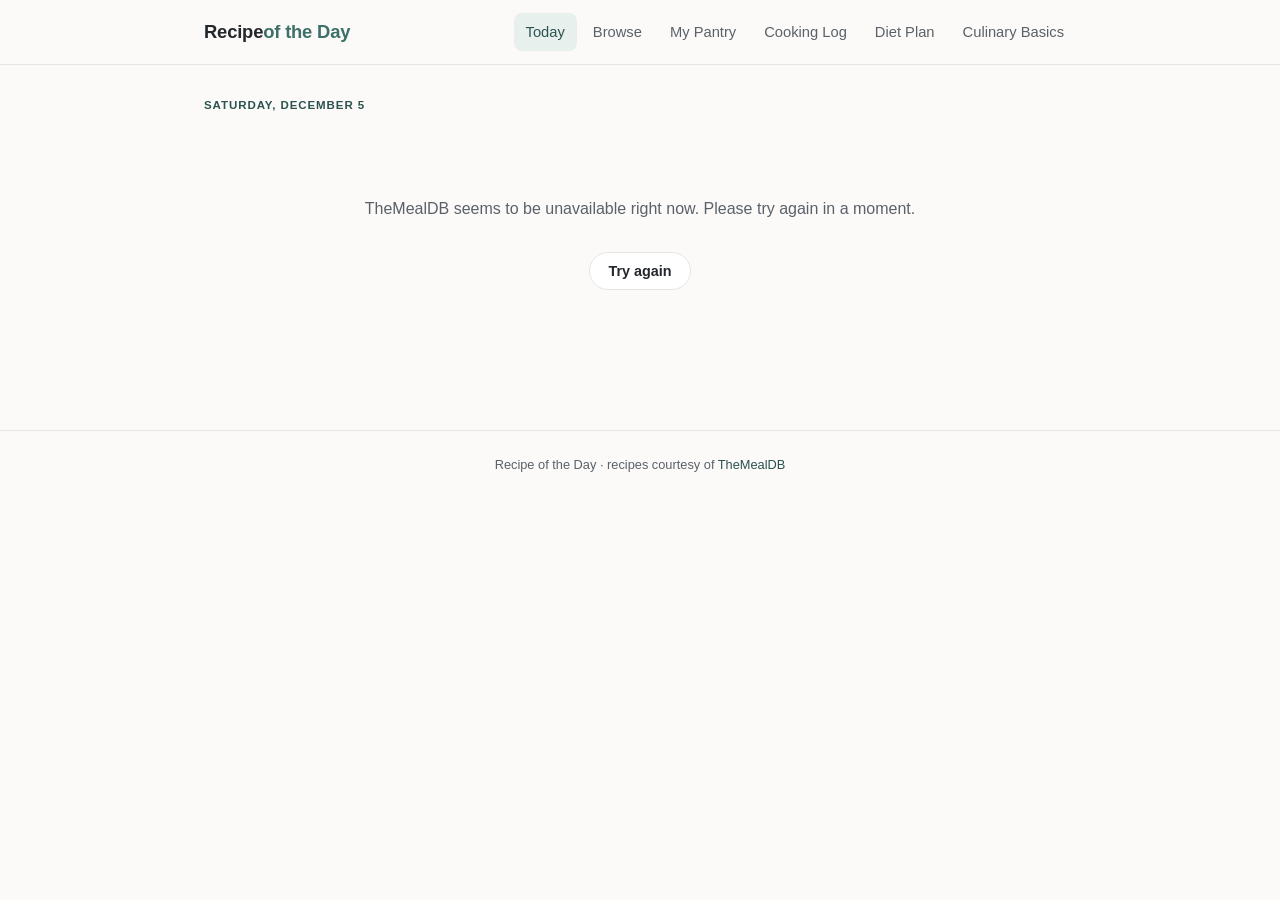
<file: index.html>
<!DOCTYPE html>
<html lang="en">
<head>
<meta charset="UTF-8" />
<meta name="viewport" content="width=device-width, initial-scale=1.0" />
<title>Recipe of the Day</title>
<link rel="stylesheet" href="css/style.css" />
</head>
<body>
<main>
  <div class="container">
    <span class="eyebrow" id="today-label"></span>
    <div id="recipe-slot">
      <div class="skeleton"></div>
    </div>
  </div>
</main>
<script type="module" src="js/page-home.js"></script>
</body>
</html>
</file>
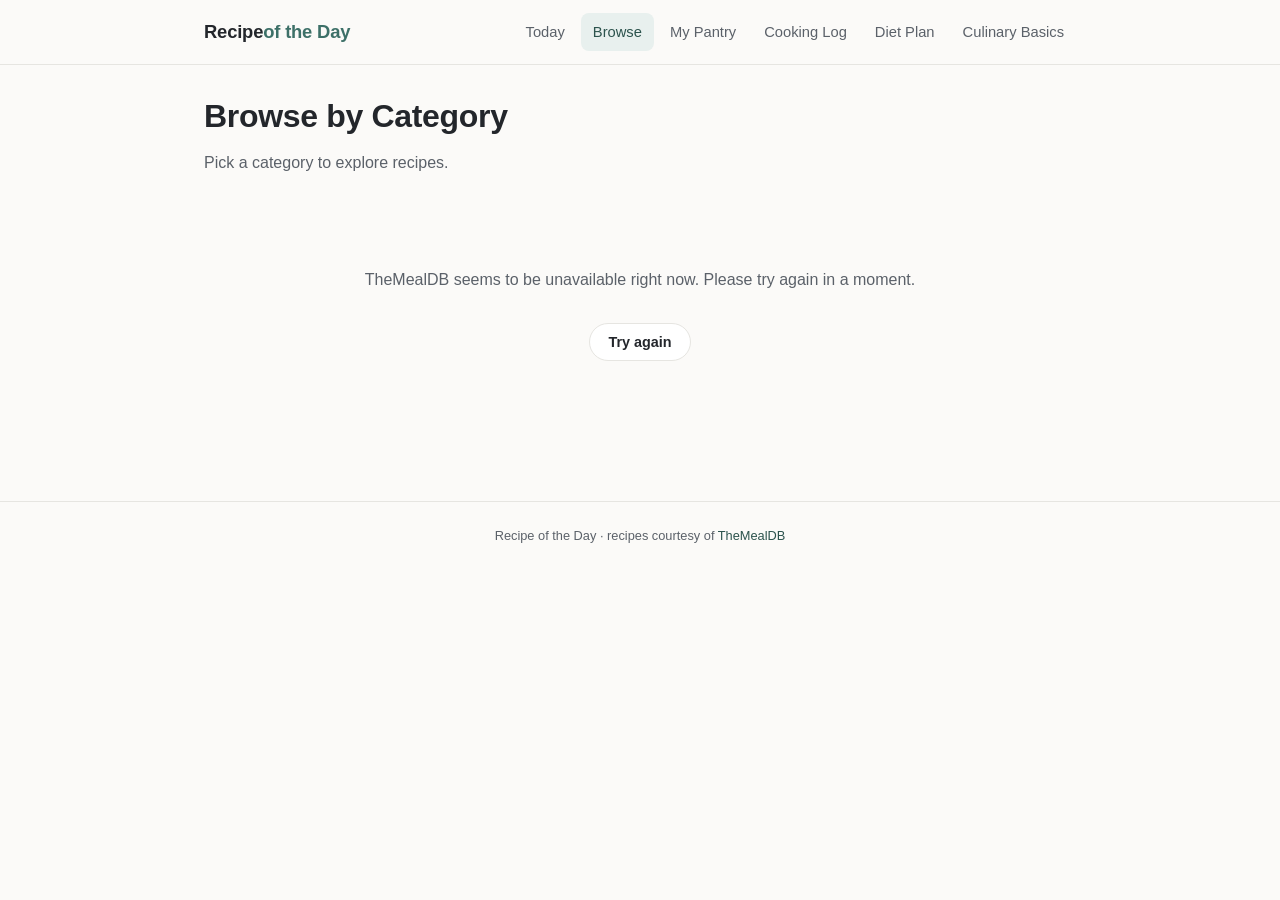
<file: browse.html>
<!DOCTYPE html>
<html lang="en">
<head>
<meta charset="UTF-8" />
<meta name="viewport" content="width=device-width, initial-scale=1.0" />
<title>Browse — Recipe of the Day</title>
<link rel="stylesheet" href="css/style.css" />
</head>
<body>
<main>
  <div class="container">
    <h1>Browse by Category</h1>
    <p class="subtle" id="browse-subtitle">Pick a category to explore recipes.</p>
    <div id="browse-slot">
      <div class="skeleton"></div>
    </div>
  </div>
</main>
<script type="module" src="js/page-browse.js"></script>
</body>
</html>
</file>
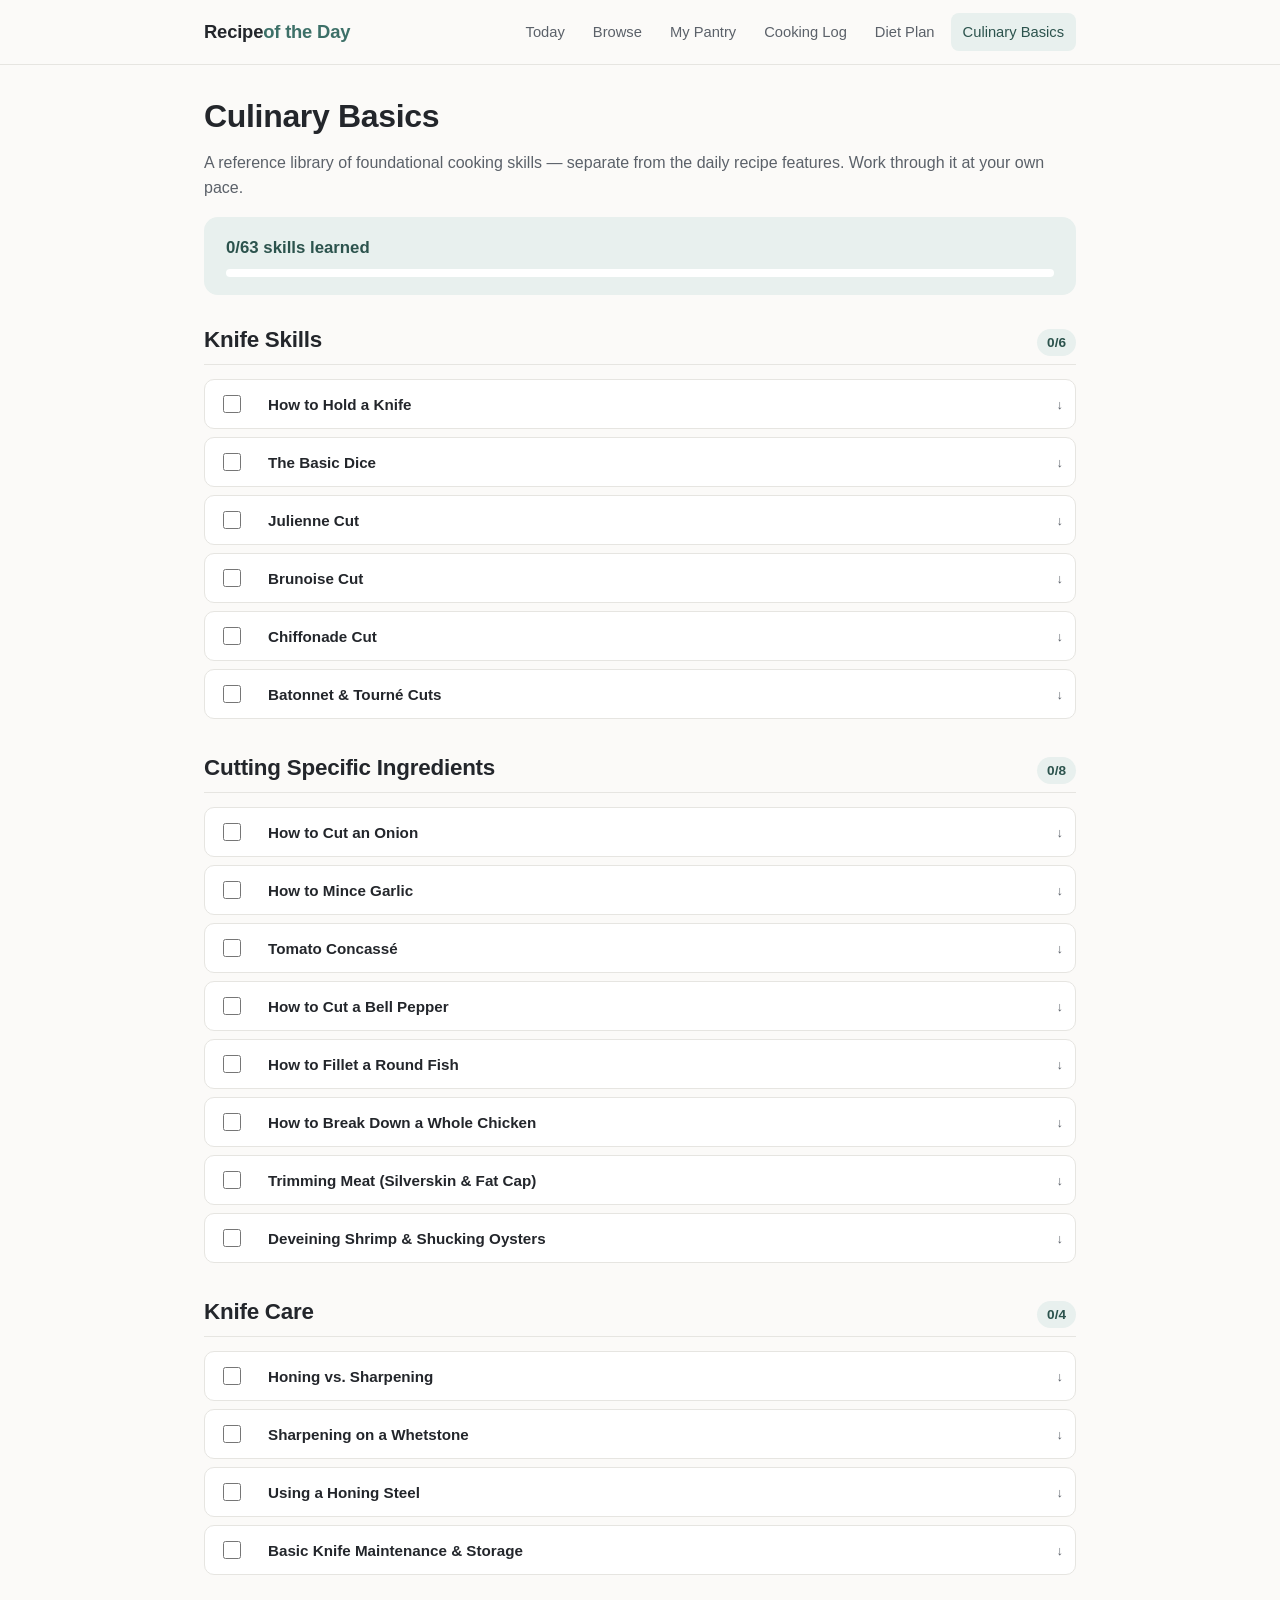
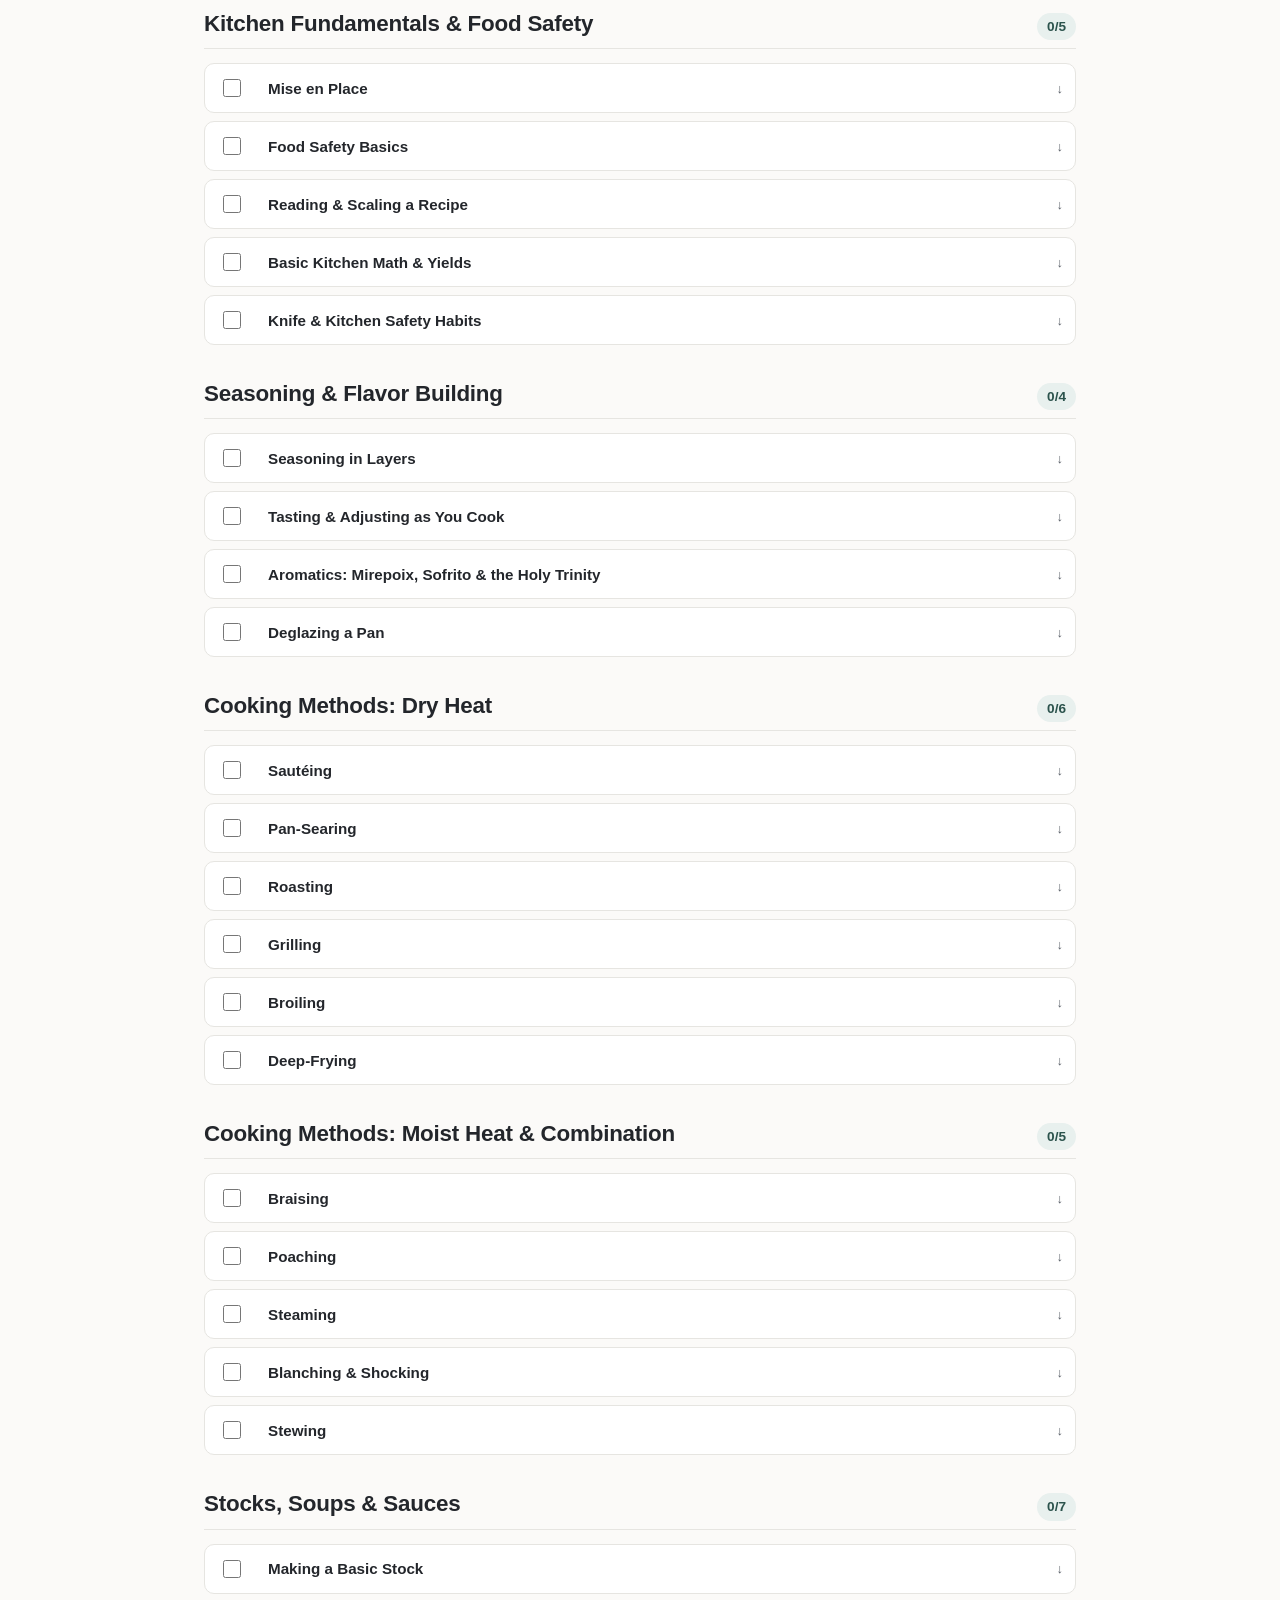
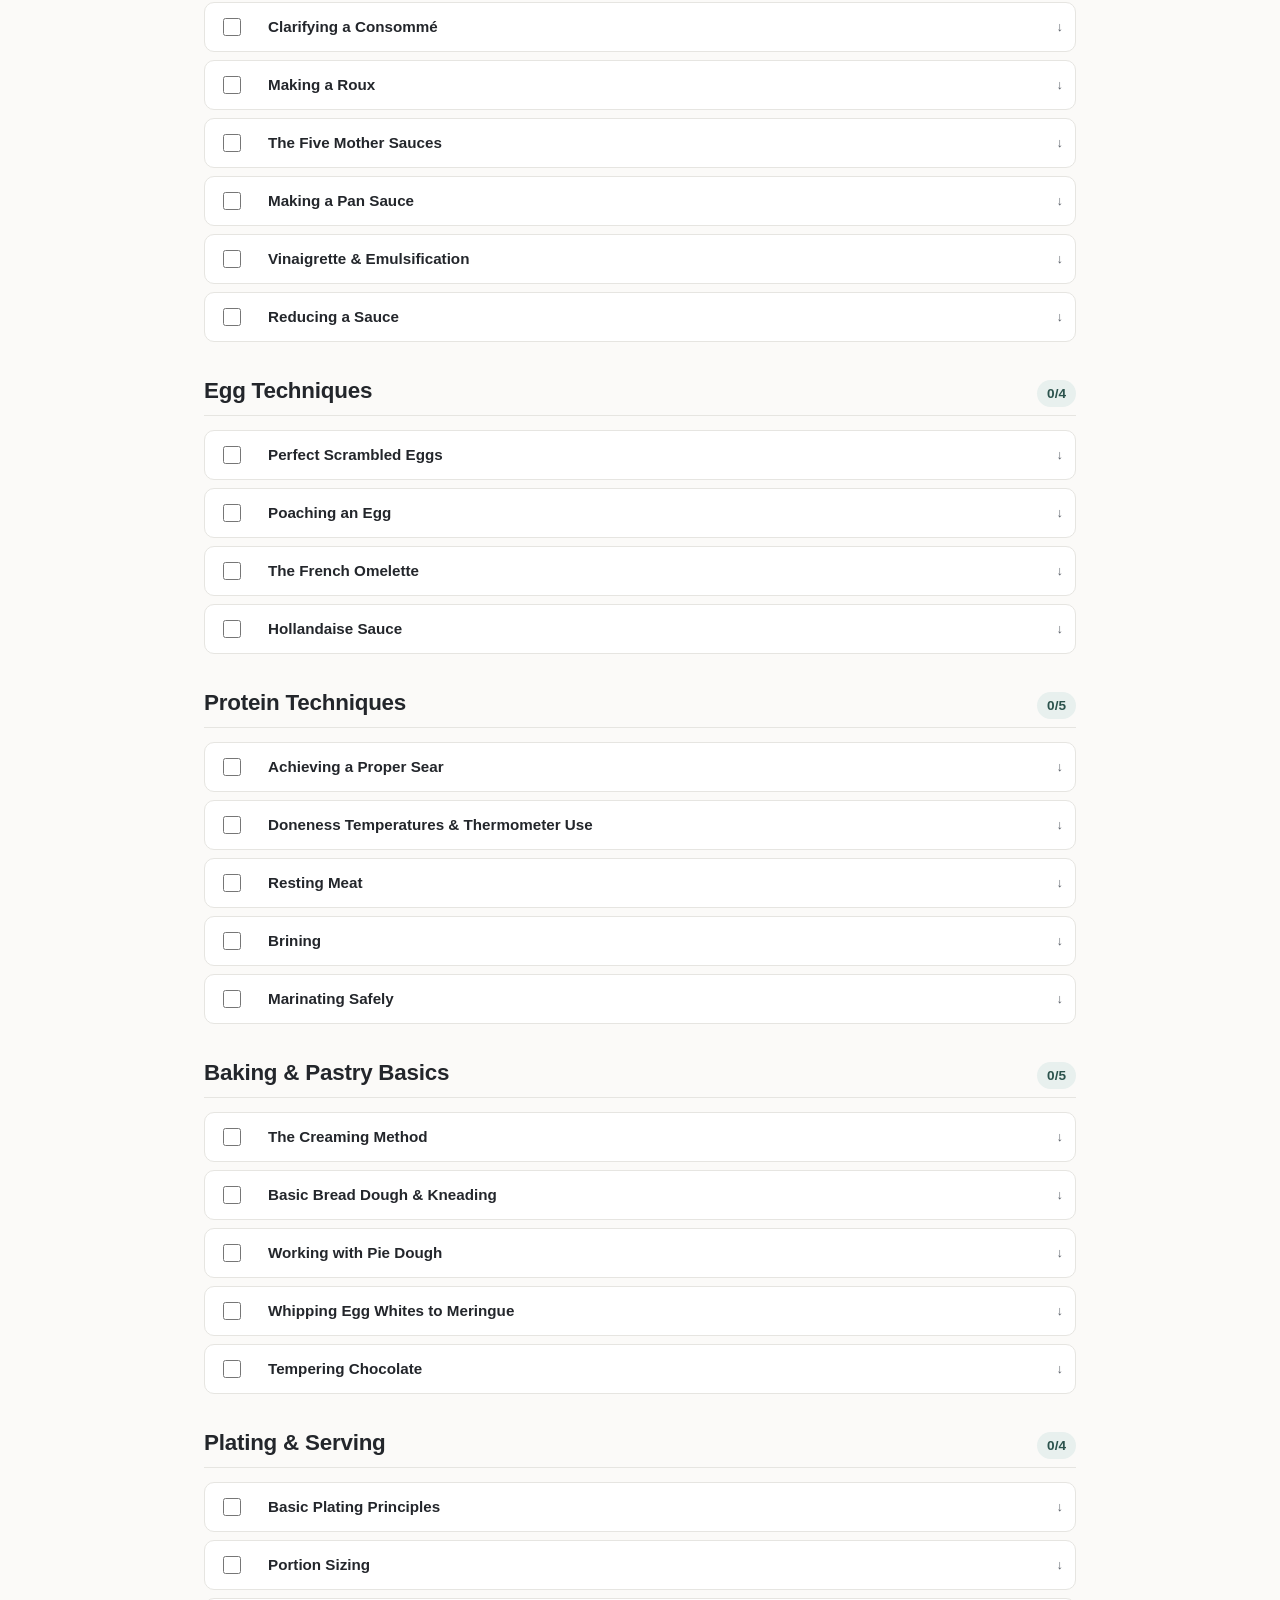
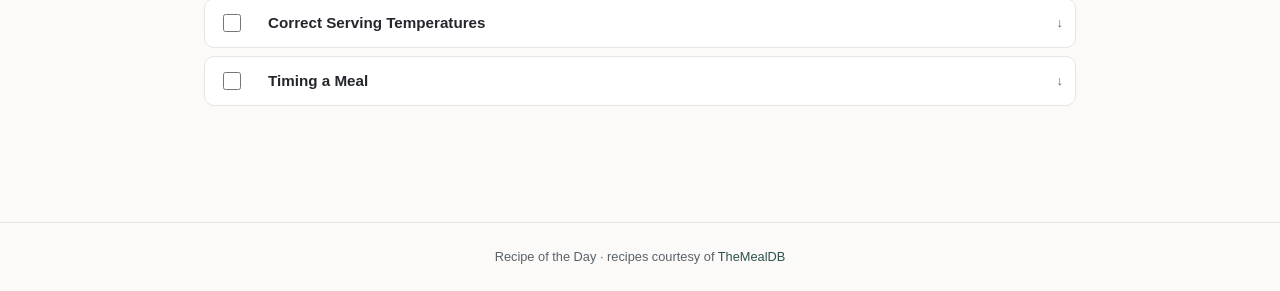
<file: culinary.html>
<!DOCTYPE html>
<html lang="en">
<head>
<meta charset="UTF-8" />
<meta name="viewport" content="width=device-width, initial-scale=1.0" />
<title>Culinary Basics — Recipe of the Day</title>
<link rel="stylesheet" href="css/style.css" />
</head>
<body>
<main>
  <div class="container">
    <h1>Culinary Basics</h1>
    <p class="subtle">A reference library of foundational cooking skills — separate from the daily recipe features. Work through it at your own pace.</p>
    <div id="culinary-slot"></div>
  </div>
</main>
<script type="module" src="js/page-culinary.js"></script>
</body>
</html>
</file>
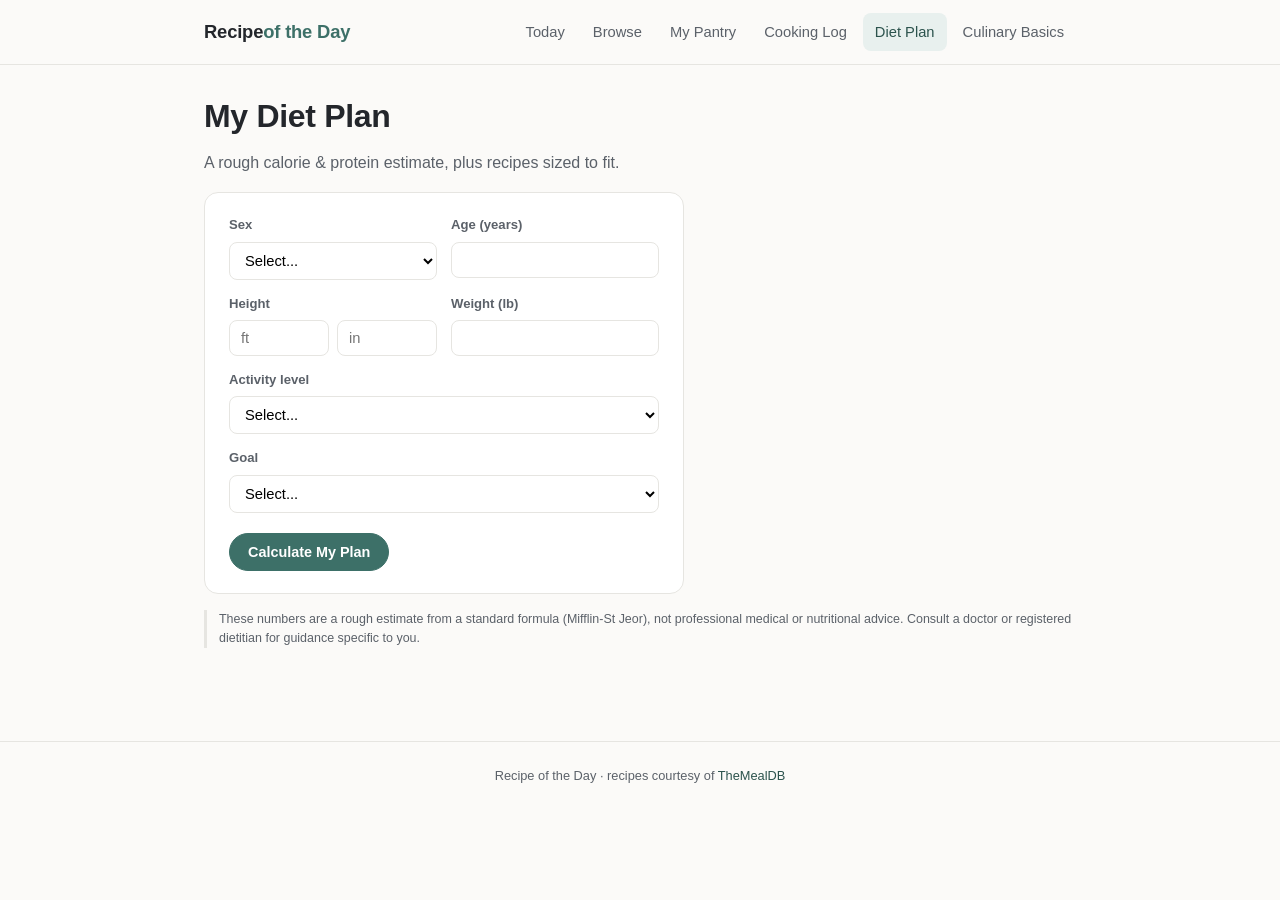
<file: diet.html>
<!DOCTYPE html>
<html lang="en">
<head>
<meta charset="UTF-8" />
<meta name="viewport" content="width=device-width, initial-scale=1.0" />
<title>My Diet Plan — Recipe of the Day</title>
<link rel="stylesheet" href="css/style.css" />
</head>
<body>
<main>
  <div class="container">
    <h1>My Diet Plan</h1>
    <p class="subtle">A rough calorie &amp; protein estimate, plus recipes sized to fit.</p>
    <div id="diet-slot"></div>
  </div>
</main>
<script type="module" src="js/page-diet.js"></script>
</body>
</html>
</file>
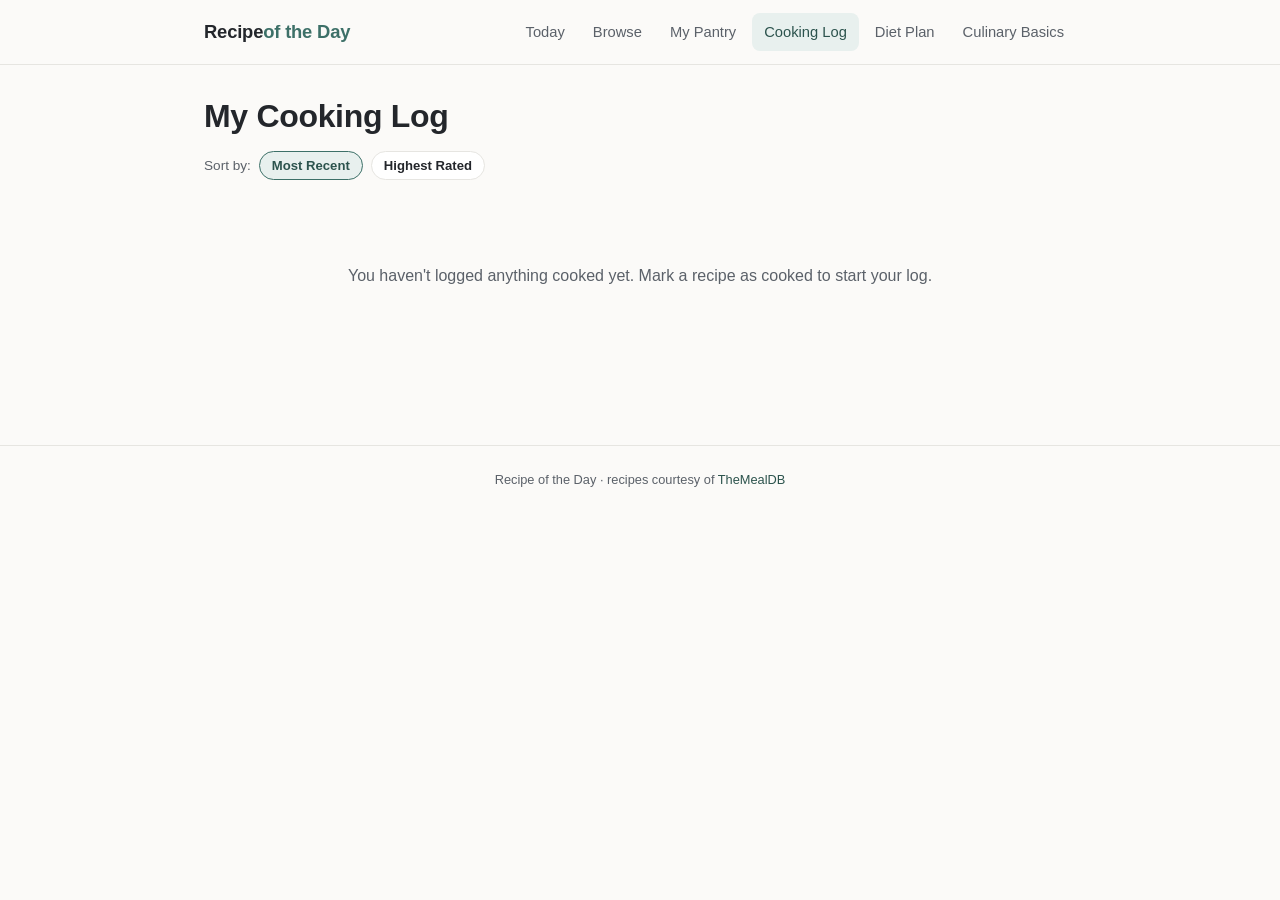
<file: log.html>
<!DOCTYPE html>
<html lang="en">
<head>
<meta charset="UTF-8" />
<meta name="viewport" content="width=device-width, initial-scale=1.0" />
<title>My Cooking Log — Recipe of the Day</title>
<link rel="stylesheet" href="css/style.css" />
</head>
<body>
<main>
  <div class="container">
    <h1>My Cooking Log</h1>
    <div class="sort-row">
      <span class="subtle" style="font-size:0.85rem;">Sort by:</span>
      <button class="btn btn-sm btn-active" id="sort-recent">Most Recent</button>
      <button class="btn btn-sm" id="sort-rating">Highest Rated</button>
    </div>
    <div id="log-slot"></div>
  </div>
</main>
<script type="module" src="js/page-log.js"></script>
</body>
</html>
</file>
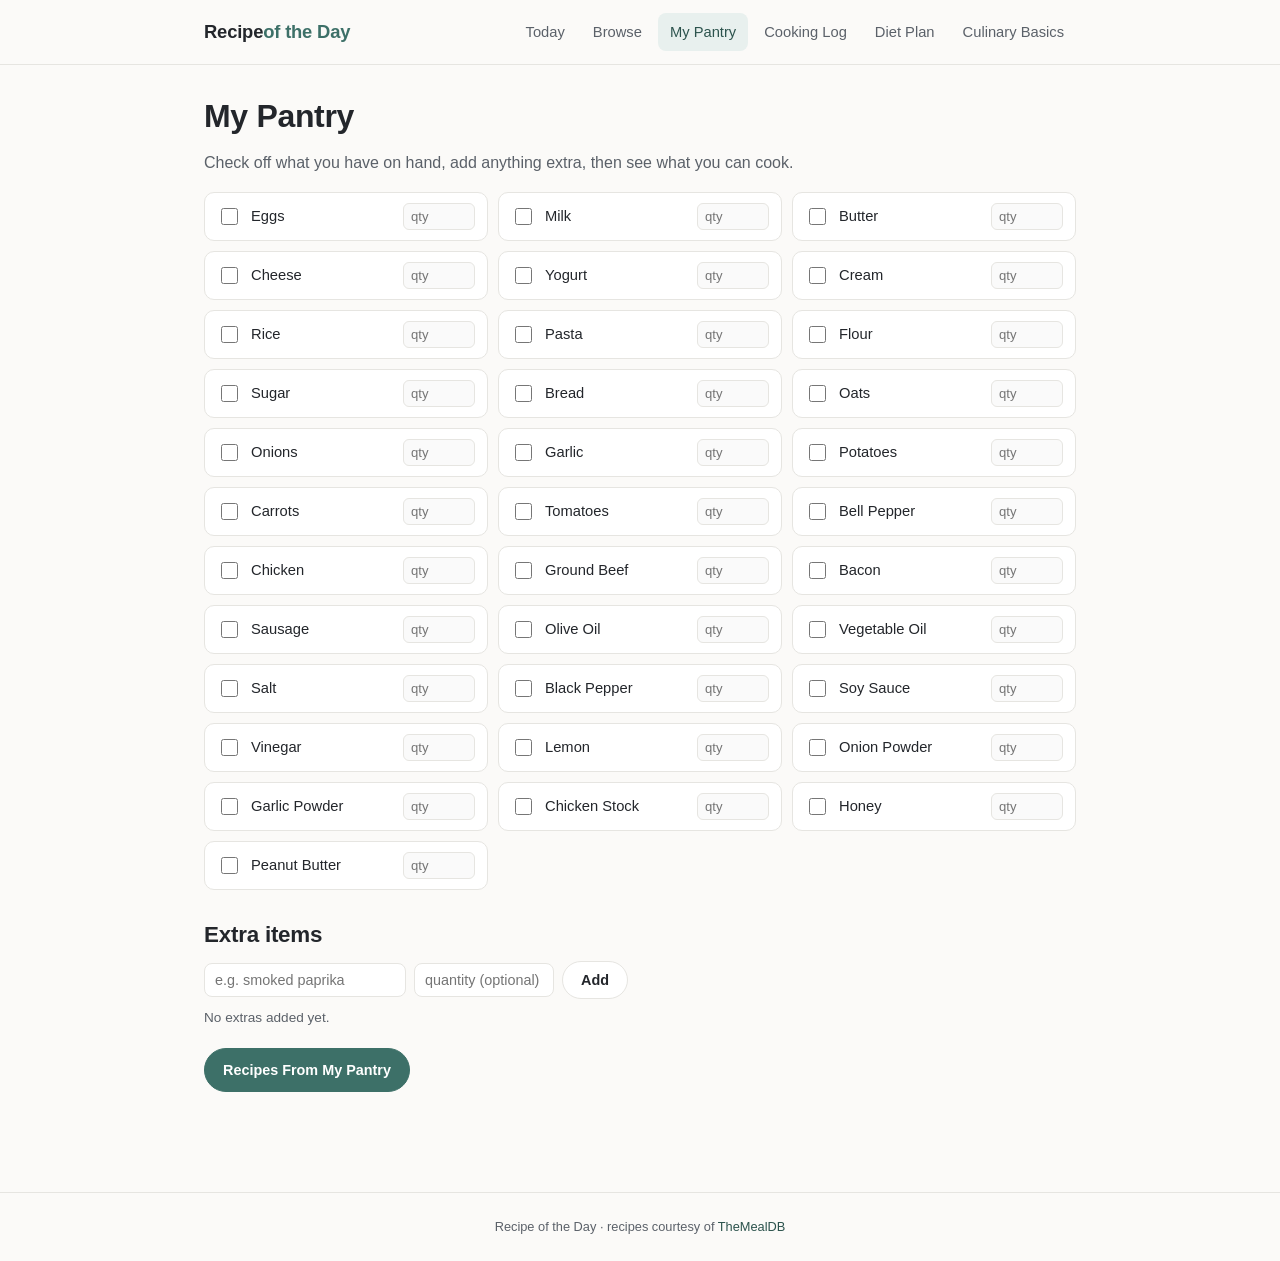
<file: pantry.html>
<!DOCTYPE html>
<html lang="en">
<head>
<meta charset="UTF-8" />
<meta name="viewport" content="width=device-width, initial-scale=1.0" />
<title>My Pantry — Recipe of the Day</title>
<link rel="stylesheet" href="css/style.css" />
</head>
<body>
<main>
  <div class="container">
    <h1>My Pantry</h1>
    <p class="subtle">Check off what you have on hand, add anything extra, then see what you can cook.</p>

    <div class="pantry-grid" id="staples-grid"></div>

    <h2 style="margin-top:32px;">Extra items</h2>
    <div class="extra-row">
      <input type="text" id="extra-name" placeholder="e.g. smoked paprika" />
      <input type="text" id="extra-qty" placeholder="quantity (optional)" style="width:140px;" />
      <button class="btn" id="extra-add">Add</button>
    </div>
    <div id="extras-list"></div>

    <div class="btn-row">
      <a href="#" class="btn btn-primary" id="find-recipes-btn">Recipes From My Pantry</a>
    </div>

    <div id="pantry-results-slot"></div>
  </div>
</main>
<script type="module" src="js/page-pantry.js"></script>
</body>
</html>
</file>
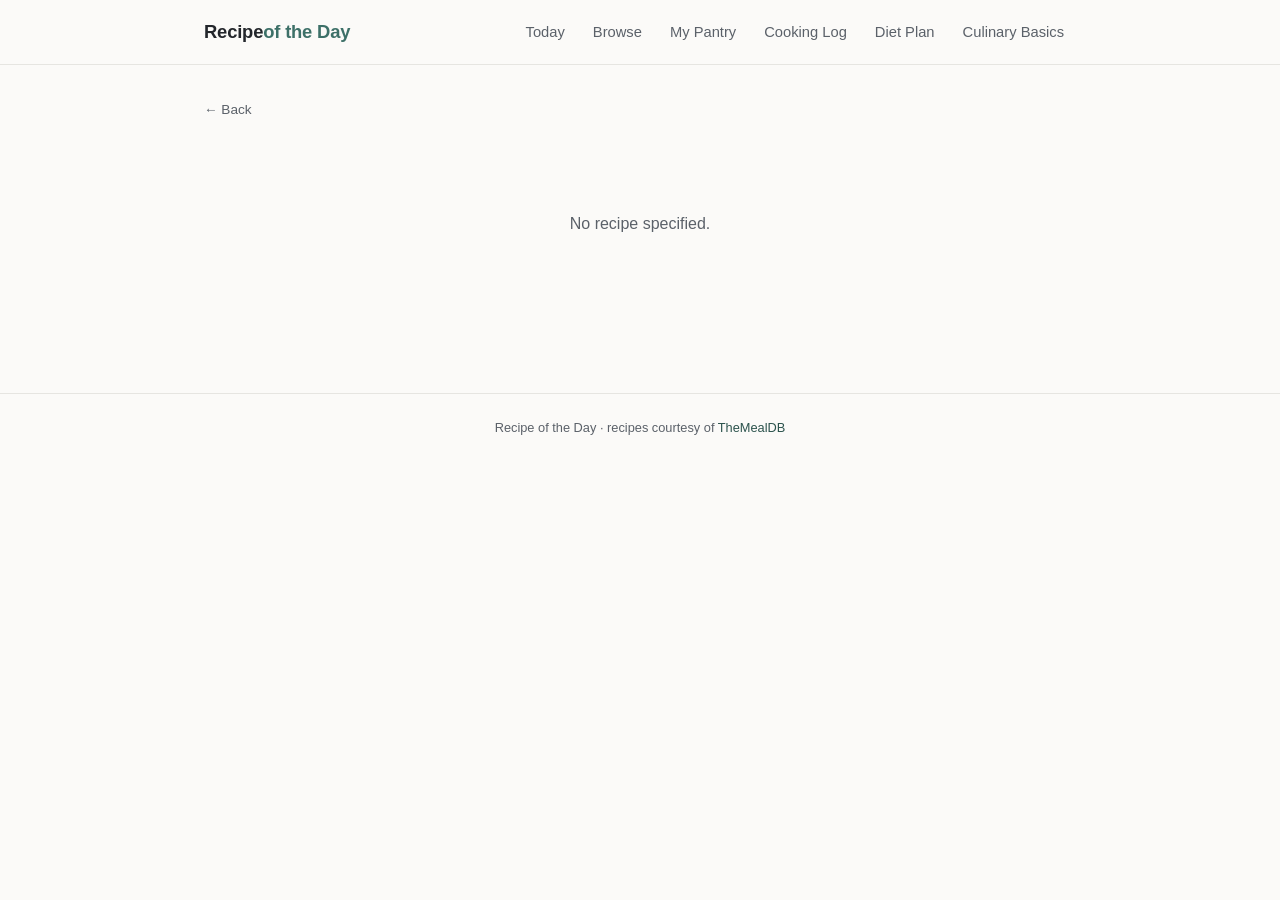
<file: recipe.html>
<!DOCTYPE html>
<html lang="en">
<head>
<meta charset="UTF-8" />
<meta name="viewport" content="width=device-width, initial-scale=1.0" />
<title>Recipe — Recipe of the Day</title>
<link rel="stylesheet" href="css/style.css" />
</head>
<body>
<main>
  <div class="container">
    <a href="javascript:history.back()" class="subtle" style="font-size:0.85rem;">&larr; Back</a>
    <div id="recipe-slot" style="margin-top:14px;">
      <div class="skeleton"></div>
    </div>
  </div>
</main>
<script type="module" src="js/page-recipe.js"></script>
</body>
</html>
</file>
<file: css/style.css>
:root {
  --accent: #3d7068;
  --accent-dark: #2c534d;
  --accent-light: #e8f0ee;
  --ink: #23262b;
  --ink-soft: #5b6169;
  --line: #e6e5e1;
  --bg: #fbfaf8;
  --card: #ffffff;
  --warn: #b5762f;
  --radius: 14px;
  --shadow: 0 1px 3px rgba(30, 30, 25, 0.06), 0 8px 24px rgba(30, 30, 25, 0.05);
  --max-width: 920px;
  --star: #d3a13f;
}

* { box-sizing: border-box; }

html, body {
  margin: 0;
  padding: 0;
}

body {
  font-family: -apple-system, BlinkMacSystemFont, "Segoe UI", Helvetica, Arial, sans-serif;
  background: var(--bg);
  color: var(--ink);
  line-height: 1.55;
  -webkit-font-smoothing: antialiased;
}

a { color: var(--accent-dark); text-decoration: none; }
a:hover { text-decoration: underline; }

img { max-width: 100%; display: block; }

.container {
  max-width: var(--max-width);
  margin: 0 auto;
  padding: 0 24px;
}

/* ---- Header / nav ---- */
.site-header {
  border-bottom: 1px solid var(--line);
  background: var(--bg);
  position: sticky;
  top: 0;
  z-index: 10;
}

.site-header .container {
  display: flex;
  align-items: center;
  justify-content: space-between;
  height: 64px;
}

.brand {
  font-size: 1.15rem;
  font-weight: 700;
  letter-spacing: -0.01em;
  color: var(--ink);
}
.brand:hover { text-decoration: none; }
.brand span { color: var(--accent); }

.site-nav {
  display: flex;
  gap: 4px;
}

.site-nav a {
  color: var(--ink-soft);
  font-size: 0.92rem;
  font-weight: 500;
  padding: 8px 12px;
  border-radius: 8px;
}

.site-nav a:hover { background: var(--accent-light); text-decoration: none; color: var(--ink); }
.site-nav a.active { color: var(--accent-dark); background: var(--accent-light); }

.nav-toggle {
  display: none;
  background: none;
  border: none;
  font-size: 1.4rem;
  cursor: pointer;
  color: var(--ink);
}

main { padding: 32px 0 80px; }

h1, h2, h3 { font-weight: 700; letter-spacing: -0.01em; line-height: 1.2; }
h1 { font-size: 2rem; margin: 0 0 8px; }
h2 { font-size: 1.4rem; margin: 0 0 12px; }
h3 { font-size: 1.05rem; margin: 0 0 8px; }

.subtle { color: var(--ink-soft); }
.eyebrow {
  text-transform: uppercase;
  font-size: 0.72rem;
  letter-spacing: 0.08em;
  color: var(--accent-dark);
  font-weight: 700;
  margin-bottom: 6px;
  display: block;
}

/* ---- Buttons ---- */
.btn {
  display: inline-flex;
  align-items: center;
  gap: 6px;
  padding: 10px 18px;
  border-radius: 999px;
  border: 1px solid var(--line);
  background: var(--card);
  color: var(--ink);
  font-size: 0.9rem;
  font-weight: 600;
  cursor: pointer;
  transition: all 0.15s ease;
}
.btn:hover { border-color: var(--accent); text-decoration: none; }
.btn-primary { background: var(--accent); border-color: var(--accent); color: #fff; }
.btn-primary:hover { background: var(--accent-dark); border-color: var(--accent-dark); }
.btn-active { background: var(--accent-light); border-color: var(--accent); color: var(--accent-dark); }
.btn-ghost { background: transparent; border-color: transparent; }
.btn:disabled { opacity: 0.5; cursor: not-allowed; }
.btn-row { display: flex; gap: 10px; flex-wrap: wrap; margin: 20px 0; }
.btn-sm { padding: 6px 12px; font-size: 0.82rem; }

/* ---- Cards / grids ---- */
.card {
  background: var(--card);
  border: 1px solid var(--line);
  border-radius: var(--radius);
  overflow: hidden;
}

.grid {
  display: grid;
  grid-template-columns: repeat(auto-fill, minmax(220px, 1fr));
  gap: 18px;
  margin-top: 20px;
}

.recipe-tile {
  display: block;
  color: var(--ink);
}
.recipe-tile:hover { text-decoration: none; }
.recipe-tile img {
  width: 100%;
  aspect-ratio: 4 / 3;
  object-fit: cover;
}
.recipe-tile .card-body { padding: 12px 14px; }
.recipe-tile h3 { margin: 0; font-size: 0.98rem; }
.recipe-tile .meta { font-size: 0.8rem; color: var(--ink-soft); margin-top: 4px; }
.recipe-tile:hover .card { border-color: var(--accent); }
.recipe-tile:hover img { opacity: 0.94; }

.overlap-badge {
  display: inline-block;
  font-size: 0.72rem;
  font-weight: 700;
  padding: 3px 8px;
  border-radius: 999px;
  background: var(--accent-light);
  color: var(--accent-dark);
  margin-top: 6px;
}

/* ---- Recipe detail ---- */
.recipe-hero img {
  width: 100%;
  max-height: 420px;
  object-fit: cover;
  border-radius: var(--radius);
}

.recipe-meta {
  display: flex;
  gap: 10px;
  flex-wrap: wrap;
  margin: 14px 0;
}
.pill {
  font-size: 0.78rem;
  font-weight: 600;
  padding: 5px 12px;
  border-radius: 999px;
  background: var(--accent-light);
  color: var(--accent-dark);
}
.pill-outline {
  background: transparent;
  border: 1px solid var(--line);
  color: var(--ink-soft);
}

.recipe-body {
  display: grid;
  grid-template-columns: 280px 1fr;
  gap: 36px;
  margin-top: 28px;
}

@media (max-width: 700px) {
  .recipe-body { grid-template-columns: 1fr; }
}

.ingredient-list { list-style: none; padding: 0; margin: 0; }
.ingredient-list li {
  display: flex;
  justify-content: space-between;
  gap: 12px;
  padding: 9px 0;
  border-bottom: 1px solid var(--line);
  font-size: 0.92rem;
}
.ingredient-list li span:first-child { color: var(--ink); }
.ingredient-list li span:last-child { color: var(--ink-soft); white-space: nowrap; }

.steps { padding: 0; margin: 0; list-style: none; counter-reset: step; }
.steps li {
  counter-increment: step;
  position: relative;
  padding: 0 0 20px 42px;
  font-size: 0.97rem;
}
.steps li::before {
  content: counter(step);
  position: absolute;
  left: 0; top: 0;
  width: 28px; height: 28px;
  border-radius: 50%;
  background: var(--accent);
  color: #fff;
  font-weight: 700;
  font-size: 0.82rem;
  display: flex; align-items: center; justify-content: center;
}

.section { margin-top: 32px; }

.nutrition-box {
  background: var(--accent-light);
  border-radius: var(--radius);
  padding: 18px 20px;
}
.nutrition-box .figures {
  display: flex;
  gap: 28px;
  margin: 6px 0 4px;
}
.nutrition-box .figure-value { font-size: 1.5rem; font-weight: 700; color: var(--accent-dark); }
.nutrition-box .figure-label { font-size: 0.78rem; color: var(--ink-soft); }
.nutrition-box .note { font-size: 0.78rem; color: var(--ink-soft); margin-top: 8px; }

.youtube-embed {
  position: relative;
  padding-top: 56.25%;
  border-radius: var(--radius);
  overflow: hidden;
  background: #000;
  margin-top: 10px;
}
.youtube-embed iframe {
  position: absolute; top: 0; left: 0; width: 100%; height: 100%; border: 0;
}

/* ---- Cook modal / rating form ---- */
.cook-form {
  background: var(--card);
  border: 1px solid var(--line);
  border-radius: var(--radius);
  padding: 18px 20px;
  margin-top: 16px;
  max-width: 420px;
}
.star-picker { display: flex; gap: 4px; margin: 8px 0 14px; }
.star-picker button {
  background: none; border: none; font-size: 1.6rem; cursor: pointer;
  color: var(--line); padding: 0; line-height: 1;
}
.star-picker button.filled { color: var(--star); }
.cook-form textarea {
  width: 100%;
  min-height: 70px;
  border: 1px solid var(--line);
  border-radius: 8px;
  padding: 10px;
  font-family: inherit;
  font-size: 0.9rem;
  resize: vertical;
}
.cook-form label { font-size: 0.85rem; font-weight: 600; color: var(--ink-soft); }

/* ---- Log page ---- */
.log-entry {
  display: flex;
  gap: 16px;
  padding: 16px 0;
  border-bottom: 1px solid var(--line);
}
.log-entry img { width: 84px; height: 84px; object-fit: cover; border-radius: 10px; flex-shrink: 0; }
.log-entry .stars { color: var(--star); font-size: 0.95rem; letter-spacing: 1px; }
.log-entry .date { font-size: 0.78rem; color: var(--ink-soft); }
.log-entry .comment { font-size: 0.9rem; margin-top: 4px; }

.sort-row { display: flex; gap: 8px; align-items: center; margin: 16px 0 8px; }

/* ---- Pantry ---- */
.pantry-grid {
  display: grid;
  grid-template-columns: repeat(auto-fill, minmax(230px, 1fr));
  gap: 10px;
  margin-top: 16px;
}
.pantry-item {
  display: flex;
  align-items: center;
  gap: 10px;
  background: var(--card);
  border: 1px solid var(--line);
  border-radius: 10px;
  padding: 10px 12px;
}
.pantry-item input[type="checkbox"] { width: 17px; height: 17px; accent-color: var(--accent); }
.pantry-item label { flex: 1; font-size: 0.92rem; }
.pantry-item input[type="text"].qty {
  width: 72px;
  border: 1px solid var(--line);
  border-radius: 6px;
  padding: 5px 7px;
  font-size: 0.82rem;
}

.extra-row {
  display: flex;
  gap: 8px;
  align-items: center;
  margin-top: 8px;
}
.extra-row input[type="text"] {
  border: 1px solid var(--line);
  border-radius: 8px;
  padding: 8px 10px;
  font-size: 0.9rem;
}
.extra-item {
  display: flex;
  align-items: center;
  justify-content: space-between;
  background: var(--card);
  border: 1px solid var(--line);
  border-radius: 10px;
  padding: 8px 12px;
  margin-top: 8px;
}
.extra-item .remove { color: var(--warn); cursor: pointer; font-size: 0.82rem; font-weight: 600; }

.deduction-summary { margin-top: 12px; font-size: 0.88rem; }
.deduction-summary li { padding: 4px 0; }
.tag-deducted { color: var(--accent-dark); }
.tag-skipped { color: var(--warn); }

/* ---- Category browse ---- */
.category-chip-grid {
  display: grid;
  grid-template-columns: repeat(auto-fill, minmax(150px, 1fr));
  gap: 12px;
  margin-top: 20px;
}
.category-chip {
  background: var(--card);
  border: 1px solid var(--line);
  border-radius: var(--radius);
  padding: 16px;
  text-align: center;
  cursor: pointer;
  color: var(--ink);
  font-weight: 600;
  font-size: 0.9rem;
}
.category-chip:hover { border-color: var(--accent); text-decoration: none; }
.category-chip img { width: 56px; height: 56px; object-fit: cover; border-radius: 50%; margin: 0 auto 10px; }

/* ---- States ---- */
.state-box {
  text-align: center;
  padding: 60px 20px;
  color: var(--ink-soft);
}
.state-box .btn { margin-top: 14px; }

.skeleton {
  background: linear-gradient(90deg, #eee 25%, #f5f5f5 50%, #eee 75%);
  background-size: 200% 100%;
  animation: shimmer 1.4s infinite;
  border-radius: var(--radius);
  height: 300px;
}
@keyframes shimmer {
  0% { background-position: 200% 0; }
  100% { background-position: -200% 0; }
}

/* ---- Diet plan ---- */
.diet-form {
  max-width: 480px;
  background: var(--card);
  border: 1px solid var(--line);
  border-radius: var(--radius);
  padding: 22px 24px;
  margin-top: 16px;
}
.form-row {
  display: grid;
  grid-template-columns: 1fr 1fr;
  gap: 14px;
  margin-bottom: 14px;
}
.form-field { display: flex; flex-direction: column; gap: 6px; }
.form-field.full { grid-column: 1 / -1; }
.form-field label { font-size: 0.82rem; font-weight: 600; color: var(--ink-soft); }
.form-field input, .form-field select {
  border: 1px solid var(--line);
  border-radius: 8px;
  padding: 9px 11px;
  font-size: 0.92rem;
  font-family: inherit;
  background: #fff;
}
.height-inputs { display: flex; gap: 8px; }
.height-inputs input { width: 100%; }

.targets-summary {
  display: flex;
  align-items: center;
  justify-content: space-between;
  flex-wrap: wrap;
  gap: 16px;
  background: var(--accent-light);
  border-radius: var(--radius);
  padding: 20px 24px;
  margin-top: 16px;
}
.targets-summary .figures { display: flex; gap: 36px; }
.targets-summary .figure-value { font-size: 1.8rem; font-weight: 700; color: var(--accent-dark); }
.targets-summary .figure-label { font-size: 0.78rem; color: var(--ink-soft); }
.targets-detail {
  font-size: 0.82rem;
  color: var(--ink-soft);
  margin-top: 10px;
}

.disclaimer {
  font-size: 0.78rem;
  color: var(--ink-soft);
  border-left: 3px solid var(--line);
  padding-left: 12px;
  margin-top: 16px;
}

.meal-group { margin-top: 32px; }
.meal-group-header {
  display: flex;
  align-items: baseline;
  justify-content: space-between;
}
.recipe-tile .cal-badge {
  display: inline-block;
  font-size: 0.78rem;
  color: var(--ink-soft);
  margin-top: 4px;
}

/* ---- Culinary Basics ---- */
.progress-header {
  background: var(--accent-light);
  border-radius: var(--radius);
  padding: 18px 22px;
  margin: 16px 0 32px;
}
.progress-count {
  font-weight: 700;
  color: var(--accent-dark);
  font-size: 1.05rem;
  margin-bottom: 8px;
}
.progress-bar-track {
  height: 8px;
  background: #fff;
  border-radius: 999px;
  overflow: hidden;
}
.progress-bar-fill {
  height: 100%;
  background: var(--accent);
  border-radius: 999px;
  transition: width 0.2s ease;
}

.culinary-category { margin-bottom: 36px; }
.culinary-category-header {
  display: flex;
  align-items: baseline;
  justify-content: space-between;
  border-bottom: 1px solid var(--line);
  padding-bottom: 8px;
  margin-bottom: 14px;
}
.culinary-category-header h2 { margin: 0; }
.category-progress {
  font-size: 0.85rem;
  font-weight: 700;
  color: var(--accent-dark);
  background: var(--accent-light);
  padding: 3px 10px;
  border-radius: 999px;
}

.skill-list { display: flex; flex-direction: column; gap: 8px; }

.skill-card {
  background: var(--card);
  border: 1px solid var(--line);
  border-radius: 10px;
  overflow: hidden;
}

.skill-card-header {
  display: flex;
  align-items: center;
  gap: 10px;
  padding: 4px 6px;
}

.skill-check { display: flex; align-items: center; padding: 8px; }
.skill-check input { width: 18px; height: 18px; accent-color: var(--accent); cursor: pointer; }

.skill-title-btn {
  flex: 1;
  display: flex;
  align-items: center;
  justify-content: space-between;
  gap: 10px;
  background: none;
  border: none;
  cursor: pointer;
  padding: 10px 6px;
  font-family: inherit;
  font-size: 0.95rem;
  font-weight: 600;
  color: var(--ink);
  text-align: left;
}
.skill-title.learned { color: var(--accent-dark); }
.skill-title.learned::after { content: " ✓"; }
.skill-chevron { color: var(--ink-soft); font-size: 0.8rem; flex-shrink: 0; }

.skill-card-body {
  padding: 4px 18px 18px 46px;
  border-top: 1px solid var(--line);
  margin-top: 2px;
  padding-top: 14px;
}

.skill-steps { margin: 0 0 12px; padding-left: 20px; font-size: 0.9rem; }
.skill-steps li { margin-bottom: 6px; }

.skill-tip {
  background: var(--accent-light);
  border-radius: 8px;
  padding: 10px 14px;
  font-size: 0.85rem;
  color: var(--ink);
  margin-bottom: 12px;
}
.skill-tip strong { color: var(--accent-dark); }

.skill-video { font-size: 0.88rem; }
.video-link { font-weight: 600; }

footer.site-footer {
  border-top: 1px solid var(--line);
  padding: 24px 0;
  text-align: center;
  color: var(--ink-soft);
  font-size: 0.8rem;
}

@media (max-width: 640px) {
  .site-nav {
    display: none;
    position: absolute;
    top: 64px; left: 0; right: 0;
    background: var(--bg);
    border-bottom: 1px solid var(--line);
    flex-direction: column;
    padding: 8px 16px 16px;
  }
  .site-nav.open { display: flex; }
  .nav-toggle { display: block; }
  h1 { font-size: 1.6rem; }
}
</file>
